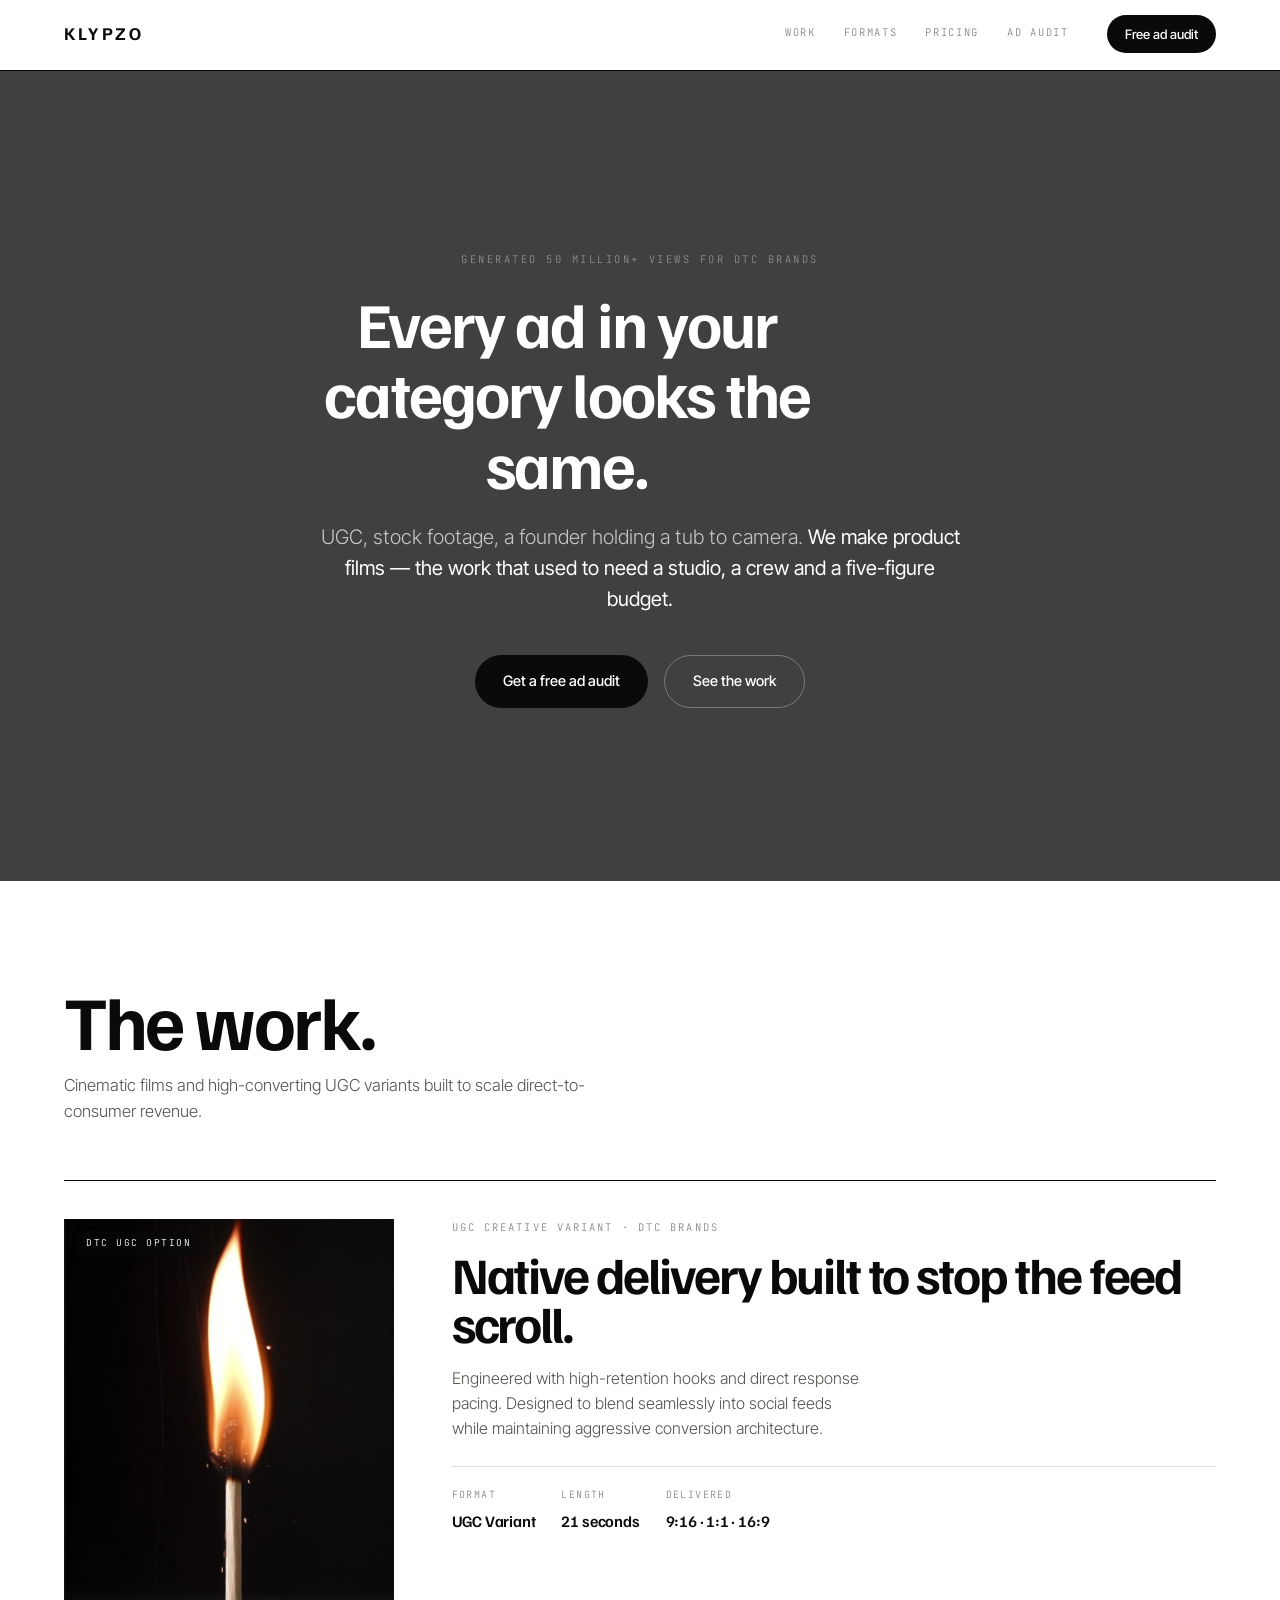
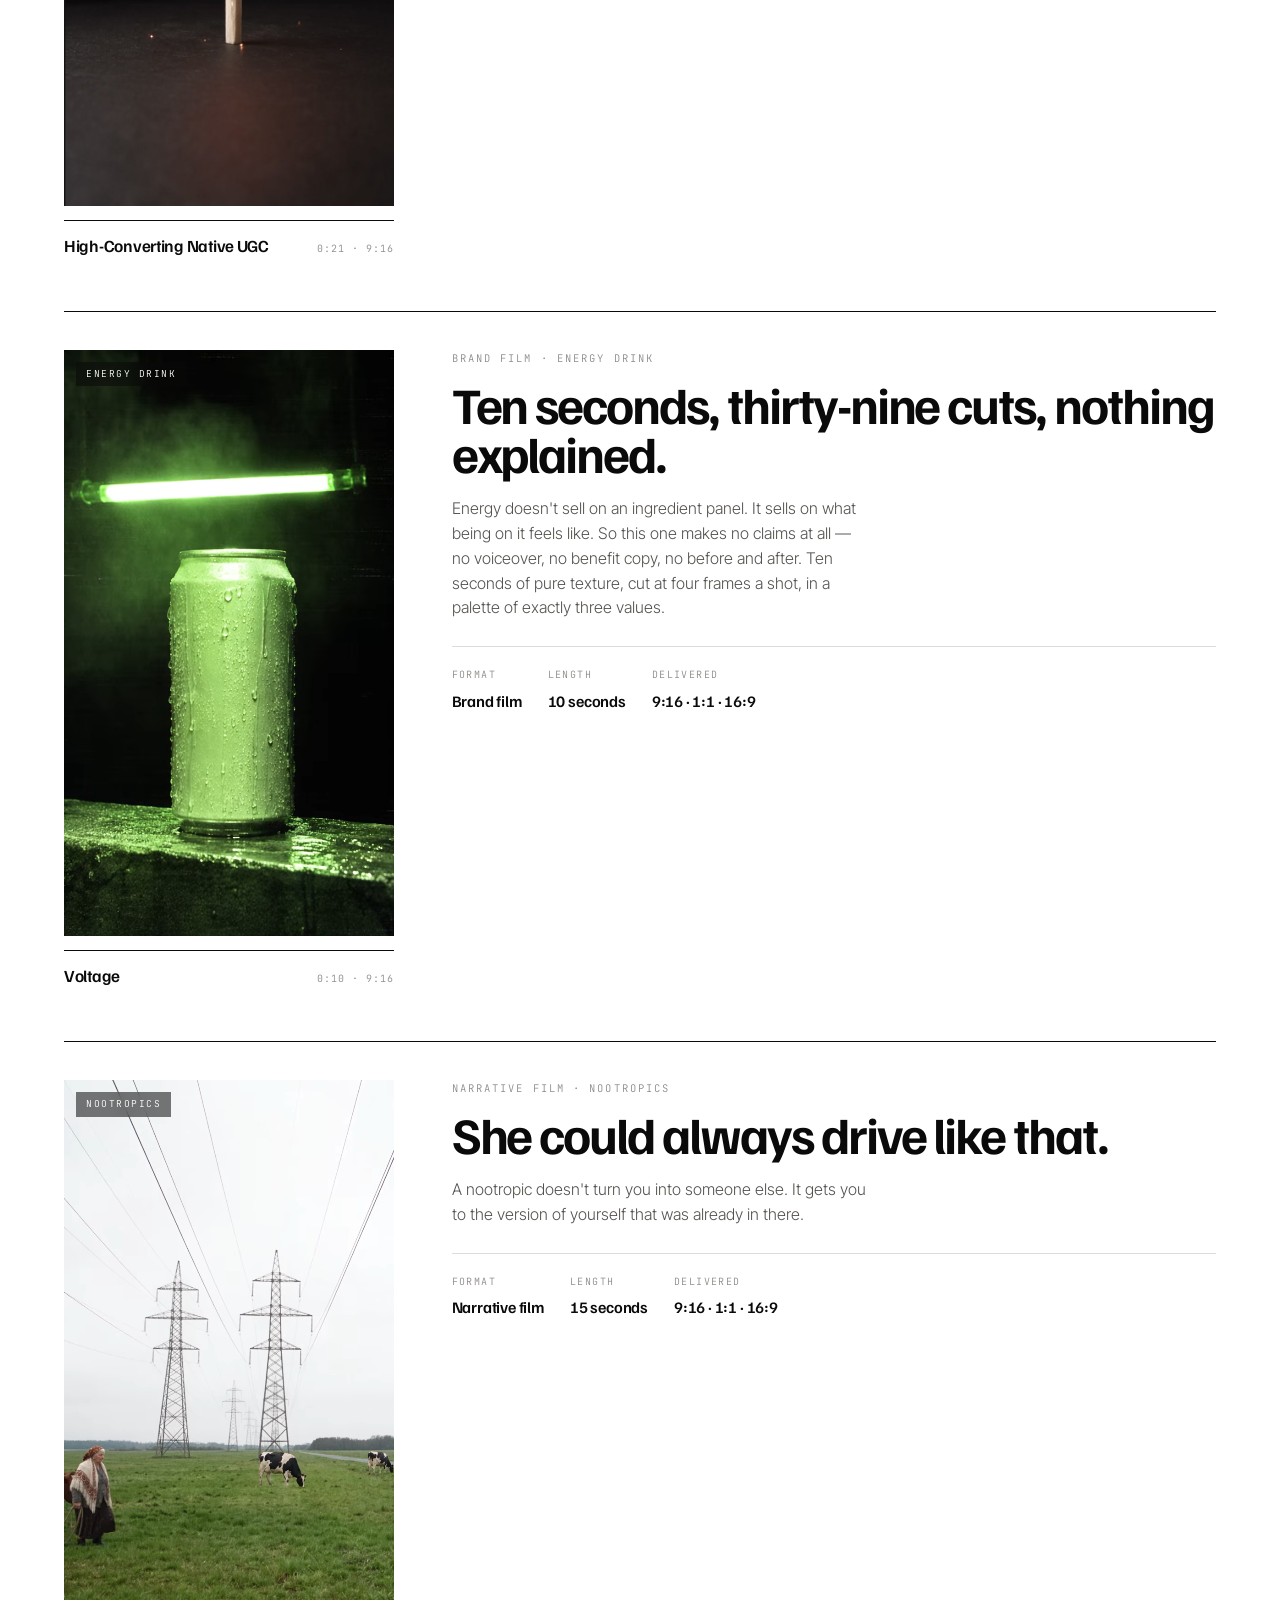
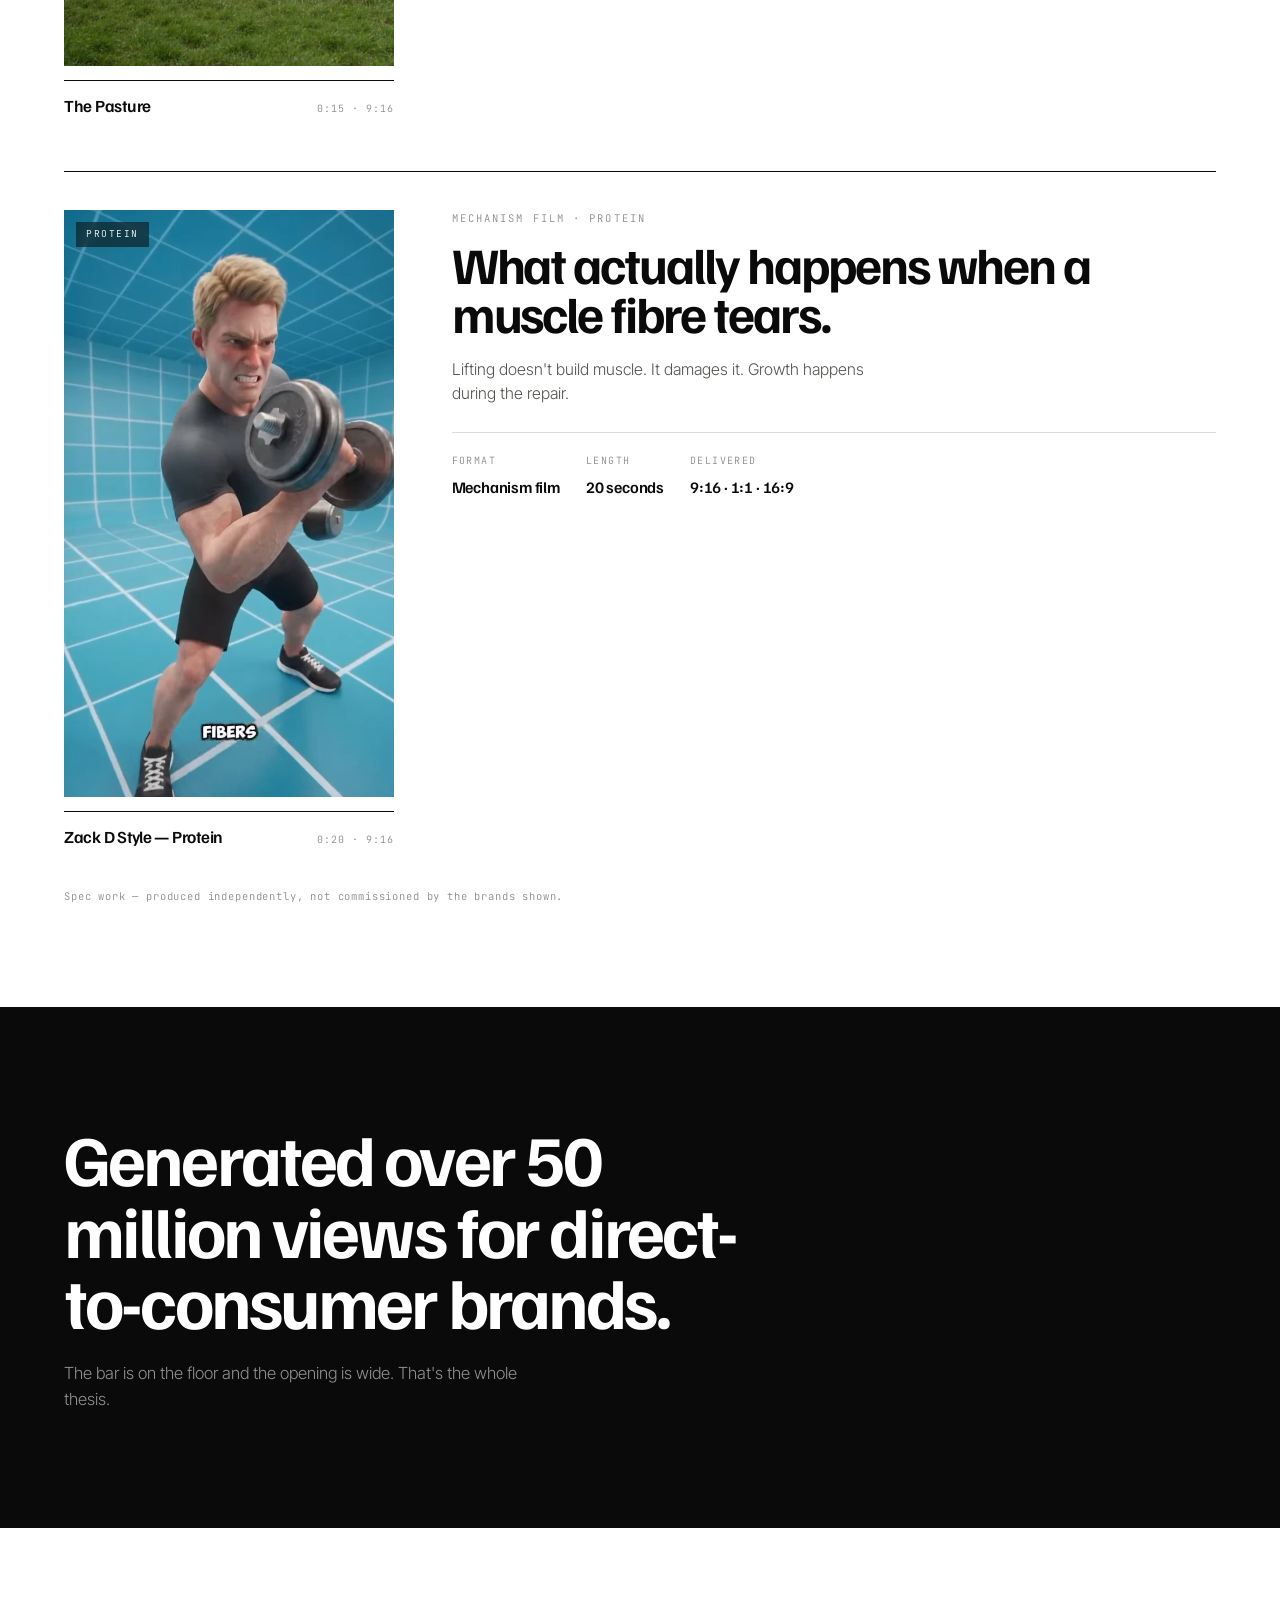
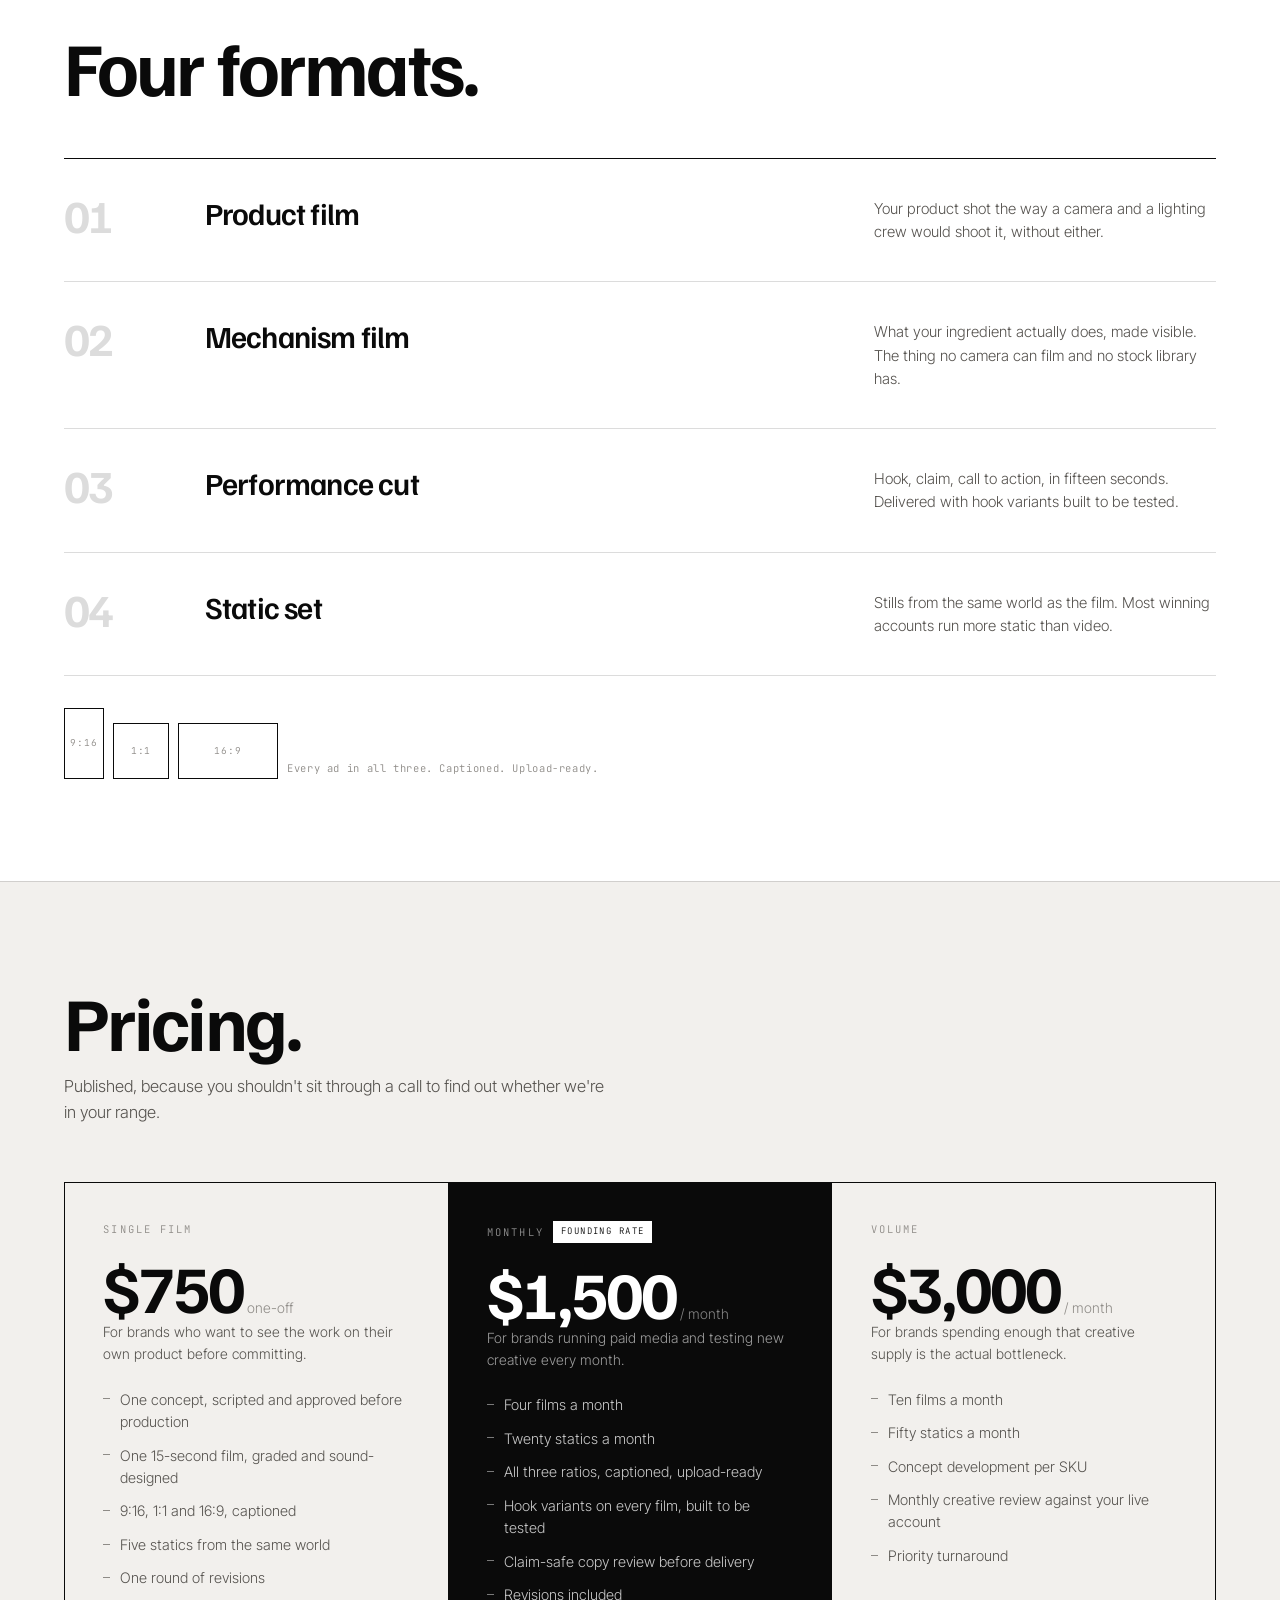
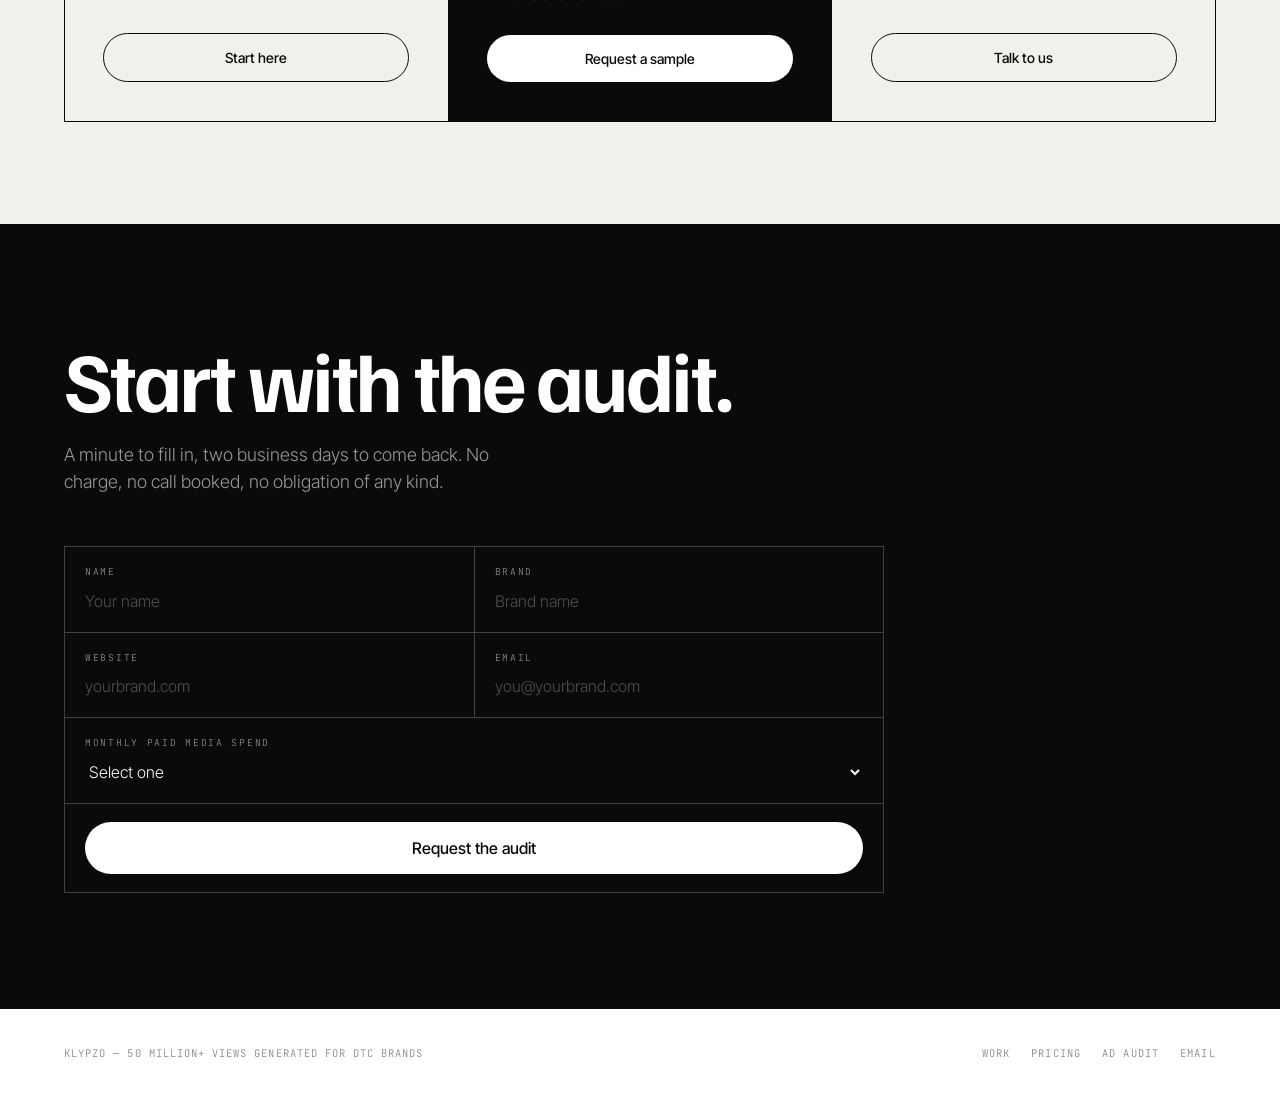
<file: index.html>
<!DOCTYPE html>
<html lang="en">
<head>
<meta charset="UTF-8">
<meta name="viewport" content="width=device-width, initial-scale=1.0">
<title>Klypzo — Cinematic ads for supplement brands</title>
<meta name="description" content="Klypzo makes cinematic product films for supplement brands, having generated over 50 million views for DTC brands.">
<link rel="preconnect" href="https://fonts.googleapis.com">
<link rel="preconnect" href="https://fonts.gstatic.com" crossorigin>
<link href="https://fonts.googleapis.com/css2?family=Familjen+Grotesk:wght@400;500;600;700&family=Inter+Tight:wght@300;400;500&family=JetBrains+Mono:wght@400;500&display=swap" rel="stylesheet">
<link rel="stylesheet" href="styles.css">
<style>
  /* form: honeypot + success state */
  .hp{position:absolute!important;left:-9999px!important;width:1px!important;height:1px!important;opacity:0!important;pointer-events:none}
  .form-ok{margin-top:clamp(32px,4vw,50px);border:1px solid rgba(255,255,255,.25);padding:clamp(26px,3.4vw,44px);max-width:820px}
  .form-ok h3{font-family:var(--display);font-weight:700;font-size:clamp(24px,3.2vw,40px);letter-spacing:-.035em;margin-bottom:12px}
  .form-ok p{color:rgba(255,255,255,.6);font-size:16px;max-width:44ch}
  .form.sending{opacity:.55;pointer-events:none}
  .form-err{margin-top:14px;font-family:var(--mono);font-size:11px;letter-spacing:.06em;color:#FF8A6B}
  .feature-work + .feature-work{margin-top:clamp(30px,4vw,56px)}

  /* Full-bleed Hero Background Video Styles */
  .hero-bg-wrapper {
    position: relative;
    min-height: 90vh;
    display: flex;
    align-items: center;
    justify-content: center;
    overflow: hidden;
    padding-top: 100px;
    padding-bottom: 100px;
  }
  .hero-bg-video {
    position: absolute;
    top: 50%;
    left: 50%;
    min-width: 100%;
    min-height: 100%;
    width: auto;
    height: auto;
    transform: translate(-50%, -50%);
    object-fit: cover;
    z-index: 0;
  }
  .hero-overlay {
    position: absolute;
    inset: 0;
    background: rgba(0, 0, 0, 0.75);
    z-index: 1;
  }
  .hero-content {
    position: relative;
    z-index: 2;
    text-align: center;
    max-width: 900px;
    margin: 0 auto;
    padding: 0 20px;
  }
</style>
</head>
<body>

<nav class="nav" style="position: relative; z-index: 10;">
  <div class="nav-inner">
    <a href="#top" class="mark">Klypzo</a>
    <div class="nav-links">
      <a href="#work">Work</a>
      <a href="#formats">Formats</a>
      <a href="#pricing">Pricing</a>
      <a href="#audit">Ad audit</a>
    </div>
    <a href="#request" class="nav-cta">Free ad audit</a>
  </div>
  <div class="scrub"><div class="scrub-fill" id="scrubFill"></div></div>
</nav>

<main id="top">

  <!-- HERO WITH BACKGROUND VIDEO -->
  <section class="hero-bg-wrapper">
    <video class="hero-bg-video" autoplay muted loop playsinline webkit-playsinline preload="auto">
      <source src="work/Video-43384.mp4" type="video/mp4">
      Your browser does not support video.
    </video>
    <div class="hero-overlay"></div>

    <div class="hero-content">
      <div class="eyebrow" style="display: inline-block; margin-bottom: 20px;">Generated 50 million+ views for DTC brands</div>
      <h1 style="font-family: var(--display); font-size: clamp(36px, 5vw, 64px); font-weight: 700; letter-spacing: -0.03em; line-height: 1.1; margin-bottom: 24px; color: #fff;">Every ad in your category looks the same.</h1>
      <p class="lede" style="font-size: clamp(16px, 2vw, 20px); color: rgba(255,255,255,0.7); max-width: 650px; margin: 0 auto 36px auto;">
        UGC, stock footage, a founder holding a tub to camera.
        <strong style="color: #fff;">We make product films — the work that used to need a studio, a crew and a five-figure budget.</strong>
      </p>
      <div class="actions" style="display: flex; justify-content: center; gap: 16px; flex-wrap: wrap;">
        <a href="#request" class="btn btn-primary">Get a free ad audit</a>
        <a href="#work" class="btn btn-ghost" style="color: #fff; border-color: rgba(255,255,255,0.3);">See the work</a>
      </div>
    </div>
  </section>

  <!-- WORK -->
  <section class="sec" id="work">
    <div class="wrap">
      <div class="sec-head rise">
        <h2 class="sec-title">The work.</h2>
        <p class="sec-sub">Cinematic films and high-converting UGC variants built to scale direct-to-consumer revenue.</p>
      </div>

      <!-- UGC / CREATIVE VARIANT PIECE -->
      <div class="feature-work rise">
        <article class="piece">
          <div class="piece-screen">
            <span class="piece-tag">DTC UGC Option</span>
            <video poster="img/f270.jpg" autoplay muted loop playsinline webkit-playsinline preload="auto">
              <source src="work/c8445ad0-72fe-42e9-8452-4c6681905f24.mp4" type="video/mp4">
            </video>
          </div>
          <div class="piece-meta"><h3>High-Converting Native UGC</h3><span>0:21 · 9:16</span></div>
        </article>

        <div class="fw-note">
          <div class="fw-kicker">UGC Creative Variant · DTC Brands</div>
          <h3>Native delivery built to stop the feed scroll.</h3>
          <p>
            Engineered with high-retention hooks and direct response pacing. Designed to blend seamlessly into social feeds while maintaining aggressive conversion architecture.
          </p>
          <div class="fw-specs">
            <div>Format<b>UGC Variant</b></div>
            <div>Length<b>21 seconds</b></div>
            <div>Delivered<b>9:16 · 1:1 · 16:9</b></div>
          </div>
        </div>
      </div>

      <div class="feature-work rise">
        <article class="piece">
          <div class="piece-screen">
            <span class="piece-tag">Energy drink</span>
            <video poster="img/volt.jpg" autoplay muted loop playsinline webkit-playsinline preload="auto">
              <source src="work/volt-y2k.webm" type="video/webm">
              <source src="work/volt-y2k.mp4" type="video/mp4">
            </video>
          </div>
          <div class="piece-meta"><h3>Voltage</h3><span>0:10 · 9:16</span></div>
        </article>

        <div class="fw-note">
          <div class="fw-kicker">Brand film · Energy drink</div>
          <h3>Ten seconds, thirty-nine cuts, nothing explained.</h3>
          <p>
            Energy doesn't sell on an ingredient panel. It sells on what being on it feels
            like. So this one makes no claims at all — no voiceover, no benefit copy, no
            before and after. Ten seconds of pure texture, cut at four frames a shot, in a
            palette of exactly three values.
          </p>
          <div class="fw-specs">
            <div>Format<b>Brand film</b></div>
            <div>Length<b>10 seconds</b></div>
            <div>Delivered<b>9:16 · 1:1 · 16:9</b></div>
          </div>
        </div>
      </div>

      <div class="feature-work rise">
        <article class="piece">
          <div class="piece-screen">
            <span class="piece-tag">Nootropics</span>
            <video poster="img/nootropic.jpg" autoplay muted loop playsinline webkit-playsinline preload="auto">
              <source src="work/nootropic-pasture.webm" type="video/webm">
              <source src="work/nootropic-pasture.mp4" type="video/mp4">
            </video>
          </div>
          <div class="piece-meta"><h3>The Pasture</h3><span>0:15 · 9:16</span></div>
        </article>

        <div class="fw-note">
          <div class="fw-kicker">Narrative film · Nootropics</div>
          <h3>She could always drive like that.</h3>
          <p>
            A nootropic doesn't turn you into someone else. It gets you to the version of
            yourself that was already in there.
          </p>
          <div class="fw-specs">
            <div>Format<b>Narrative film</b></div>
            <div>Length<b>15 seconds</b></div>
            <div>Delivered<b>9:16 · 1:1 · 16:9</b></div>
          </div>
        </div>
      </div>

      <div class="feature-work rise">
        <article class="piece">
          <div class="piece-screen">
            <span class="piece-tag">Protein</span>
            <video poster="img/protein.jpg" autoplay muted loop playsinline webkit-playsinline preload="auto">
              <source src="work/protein-rebuild.webm" type="video/webm">
              <source src="work/protein-rebuild.mp4" type="video/mp4">
            </video>
          </div>
          <div class="piece-meta"><h3>Zack D Style — Protein</h3><span>0:20 · 9:16</span></div>
        </article>

        <div class="fw-note">
          <div class="fw-kicker">Mechanism film · Protein</div>
          <h3>What actually happens when a muscle fibre tears.</h3>
          <p>
            Lifting doesn't build muscle. It damages it. Growth happens during the repair.
          </p>
          <div class="fw-specs">
            <div>Format<b>Mechanism film</b></div>
            <div>Length<b>20 seconds</b></div>
            <div>Delivered<b>9:16 · 1:1 · 16:9</b></div>
          </div>
        </div>
      </div>

      <p class="grid-note">Spec work — produced independently, not commissioned by the brands shown.</p>
    </div>
  </section>

  <!-- STATEMENT -->
  <section class="statement">
    <div class="wrap">
      <p class="rise">Generated over 50 million views for direct-to-consumer brands.</p>
      <p class="sub rise">The bar is on the floor and the opening is wide. That's the whole thesis.</p>
    </div>
  </section>

  <!-- FORMATS -->
  <section class="sec" id="formats">
    <div class="wrap">
      <div class="sec-head rise"><h2 class="sec-title">Four formats.</h2></div>
      <div class="rows rise">
        <div class="row">
          <div class="row-n">01</div>
          <h3>Product film</h3>
          <p>Your product shot the way a camera and a lighting crew would shoot it, without either.</p>
        </div>
        <div class="row">
          <div class="row-n">02</div>
          <h3>Mechanism film</h3>
          <p>What your ingredient actually does, made visible. The thing no camera can film and no stock library has.</p>
        </div>
        <div class="row">
          <div class="row-n">03</div>
          <h3>Performance cut</h3>
          <p>Hook, claim, call to action, in fifteen seconds. Delivered with hook variants built to be tested.</p>
        </div>
        <div class="row">
          <div class="row-n">04</div>
          <h3>Static set</h3>
          <p>Stills from the same world as the film. Most winning accounts run more static than video.</p>
        </div>
      </div>
      <div class="ratios rise">
        <div class="ratio r-9-16">9:16</div>
        <div class="ratio r-1-1">1:1</div>
        <div class="ratio r-16-9">16:9</div>
        <div class="ratio-note">Every ad in all three. Captioned. Upload-ready.</div>
      </div>
    </div>
  </section>

  <!-- PRICING -->
  <section class="sec alt" id="pricing">
    <div class="wrap">
      <div class="sec-head rise">
        <h2 class="sec-title">Pricing.</h2>
        <p class="sec-sub">Published, because you shouldn't sit through a call to find out whether we're in your range.</p>
      </div>

      <div class="tiers rise">
        <div class="tier">
          <div class="tier-name">Single film</div>
          <div class="tier-price">$750<small> one-off</small></div>
          <p class="tier-for">For brands who want to see the work on their own product before committing.</p>
          <ul>
            <li>One concept, scripted and approved before production</li>
            <li>One 15-second film, graded and sound-designed</li>
            <li>9:16, 1:1 and 16:9, captioned</li>
            <li>Five statics from the same world</li>
            <li>One round of revisions</li>
          </ul>
          <a href="#request" class="btn btn-ghost">Start here</a>
        </div>

        <div class="tier feature">
          <div class="tier-name">Monthly <span class="tier-flag">Founding rate</span></div>
          <div class="tier-price">$1,500<small> / month</small></div>
          <p class="tier-for">For brands running paid media and testing new creative every month.</p>
          <ul>
            <li>Four films a month</li>
            <li>Twenty statics a month</li>
            <li>All three ratios, captioned, upload-ready</li>
            <li>Hook variants on every film, built to be tested</li>
            <li>Claim-safe copy review before delivery</li>
            <li>Revisions included</li>
          </ul>
          <a href="#request" class="btn btn-inv">Request a sample</a>
        </div>

        <div class="tier">
          <div class="tier-name">Volume</div>
          <div class="tier-price">$3,000<small> / month</small></div>
          <p class="tier-for">For brands spending enough that creative supply is the actual bottleneck.</p>
          <ul>
            <li>Ten films a month</li>
            <li>Fifty statics a month</li>
            <li>Concept development per SKU</li>
            <li>Monthly creative review against your live account</li>
            <li>Priority turnaround</li>
          </ul>
          <a href="#request" class="btn btn-ghost">Talk to us</a>
        </div>
      </div>
    </div>
  </section>

  <!-- REQUEST -->
  <section class="cta-sec" id="request">
    <div class="wrap cta-inner">
      <h2 class="cta-title rise">Start with the audit.</h2>
      <p class="cta-body rise">
        A minute to fill in, two business days to come back. No charge, no call booked,
        no obligation of any kind.
      </p>

      <form class="form rise" id="auditForm" action="https://api.web3forms.com/submit" method="POST">
        <input type="hidden" name="access_key" value="60710349-ed02-4254-81a2-1d8ce651a0a8">
        <input type="hidden" name="subject" value="New ad audit request — klypzo.agency">
        <input type="hidden" name="from_name" value="Klypzo website">
        <input type="checkbox" name="botcheck" class="hp" tabindex="-1" autocomplete="off">
        <div class="field">
          <label for="f-name">Name</label>
          <input id="f-name" name="name" type="text" placeholder="Your name" required>
        </div>
        <div class="field">
          <label for="f-biz">Brand</label>
          <input id="f-biz" name="business" type="text" placeholder="Brand name" required>
        </div>
        <div class="field">
          <label for="f-site">Website</label>
          <input id="f-site" name="website" type="text" placeholder="yourbrand.com" required>
        </div>
        <div class="field">
          <label for="f-email">Email</label>
          <input id="f-email" name="email" type="email" placeholder="you@yourbrand.com" required>
        </div>
        <div class="field full">
          <label for="f-spend">Monthly paid media spend</label>
          <select id="f-spend" name="spend">
            <option value="">Select one</option>
            <option>Not running paid yet</option>
            <option>Under $5,000</option>
            <option>$5,000 – $20,000</option>
            <option>$20,000 – $100,000</option>
            <option>Over $100,000</option>
          </select>
        </div>
        <div class="form-submit">
          <button type="submit" id="auditBtn">Request the audit</button>
        </div>
      </form>
    </div>
  </section>

</main>

<footer class="foot">
  <div class="wrap foot-inner">
    <div class="foot-meta">KLYPZO — 50 MILLION+ VIEWS GENERATED FOR DTC BRANDS</div>
    <div class="foot-links">
      <a href="#work">Work</a>
      <a href="#pricing">Pricing</a>
      <a href="#audit">Ad audit</a>
      <a href="mailto:hello@klypzo.agency">Email</a>
    </div>
  </div>
</footer>

<script src="site.js"></script>
<script>
  // Robust Mobile Autoplay & Interaction Unblocker
  window.addEventListener('load', function() {
    const allVideos = document.querySelectorAll('video');
    allVideos.forEach(function(vid) {
      vid.muted = true;
      vid.setAttribute('playsinline', '');
      vid.setAttribute('webkit-playsinline', '');
      
      var playPromise = vid.play();
      if (playPromise !== undefined) {
        playPromise.catch(function() {
          // If browser blocks autoplay, unlock on first user touch/scroll/click anywhere on page
          var unblockPlayback = function() {
            allVideos.forEach(function(v) {
              v.muted = true;
              v.play().catch(function() {});
            });
            window.removeEventListener('touchstart', unblockPlayback);
            window.removeEventListener('scroll', unblockPlayback);
            window.removeEventListener('click', unblockPlayback);
          };
          window.addEventListener('touchstart', unblockPlayback, { once: true });
          window.addEventListener('scroll', unblockPlayback, { once: true });
          window.addEventListener('click', unblockPlayback, { once: true });
        });
      }
    });
  });
</script>
</body>
</html>
</file>
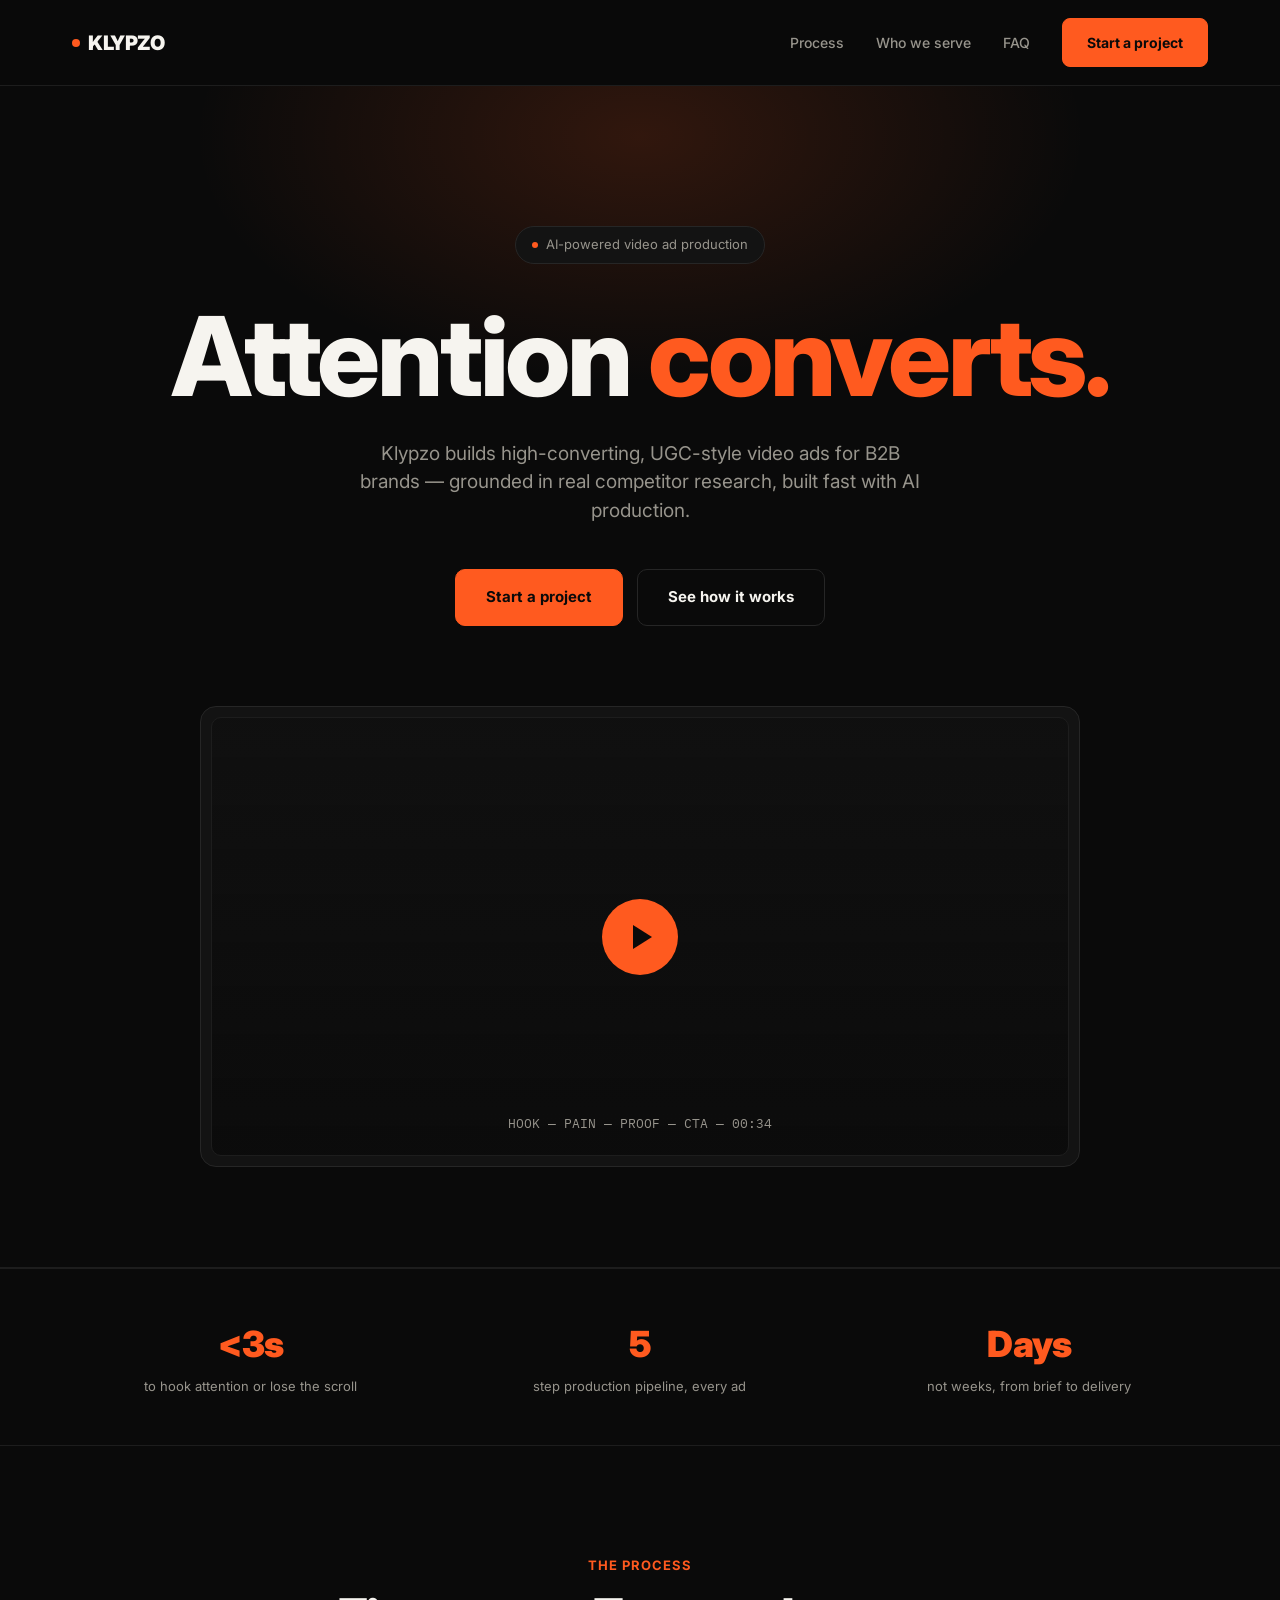
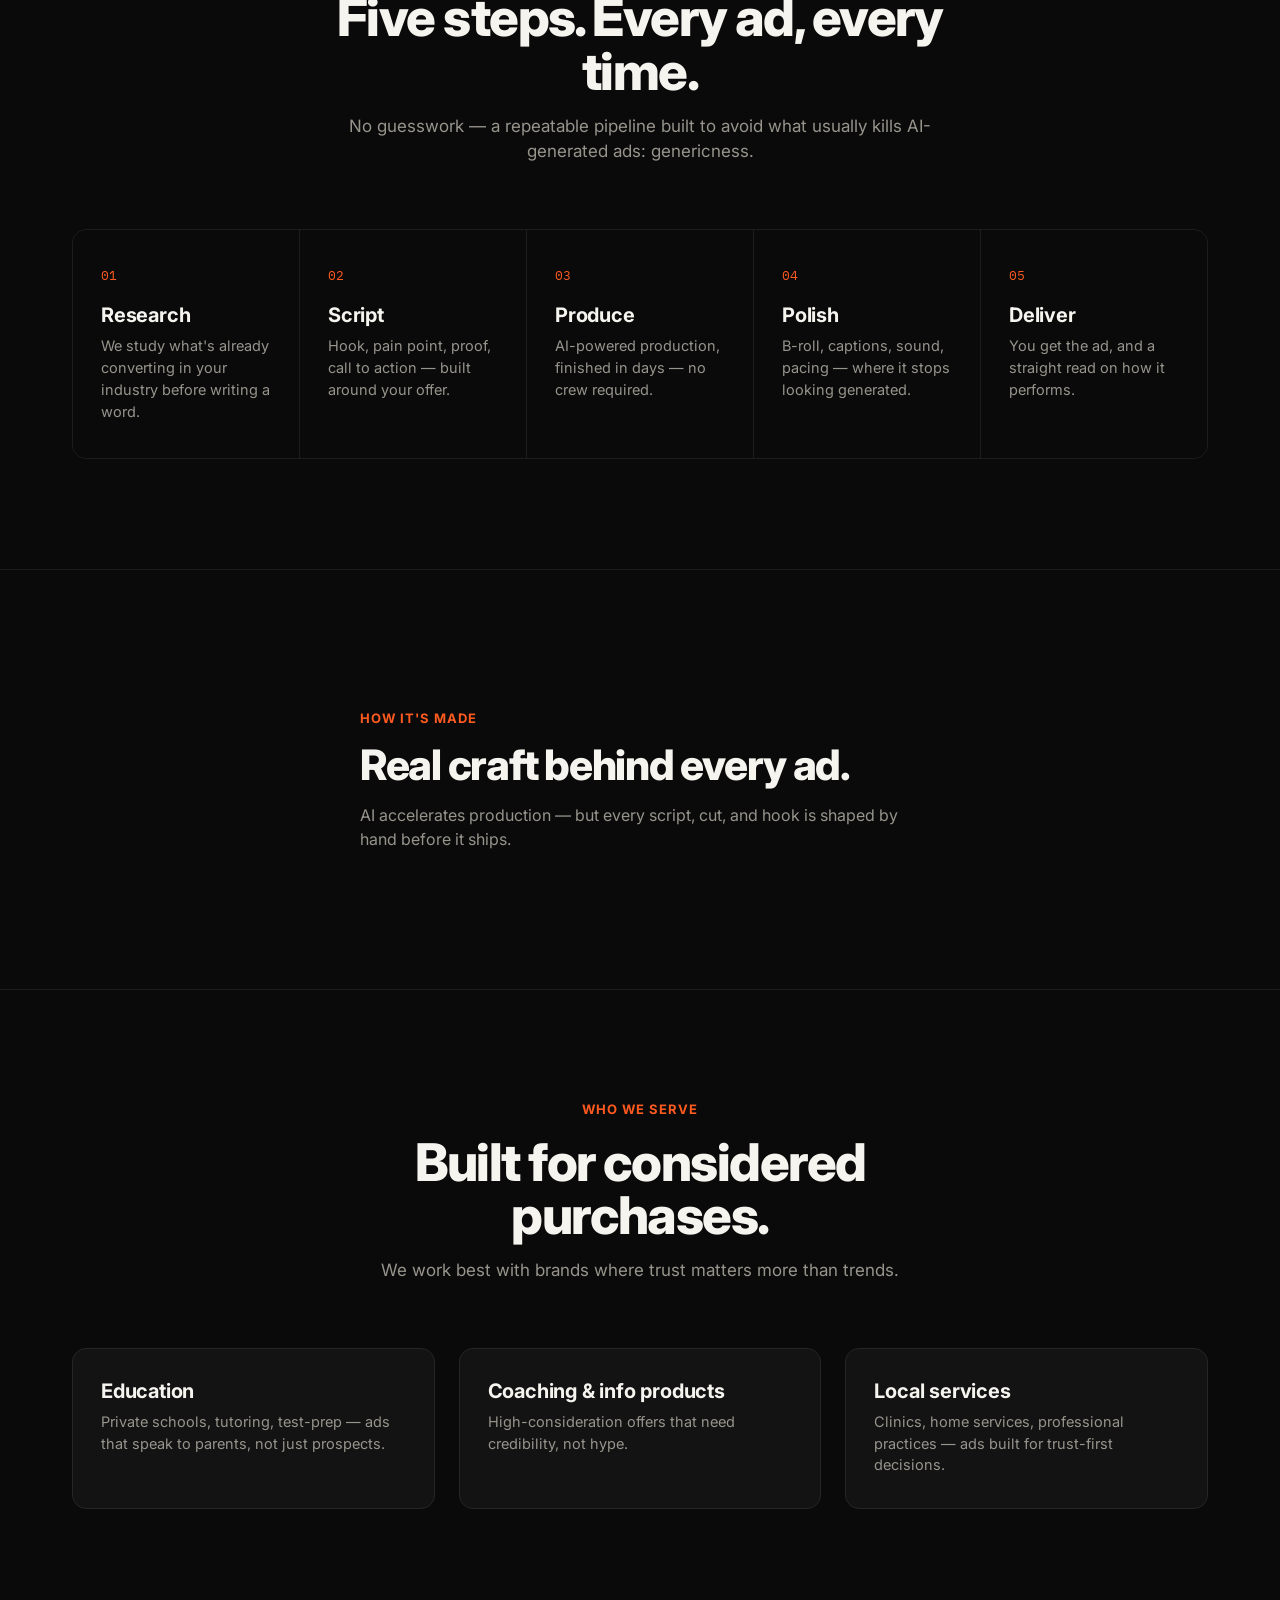
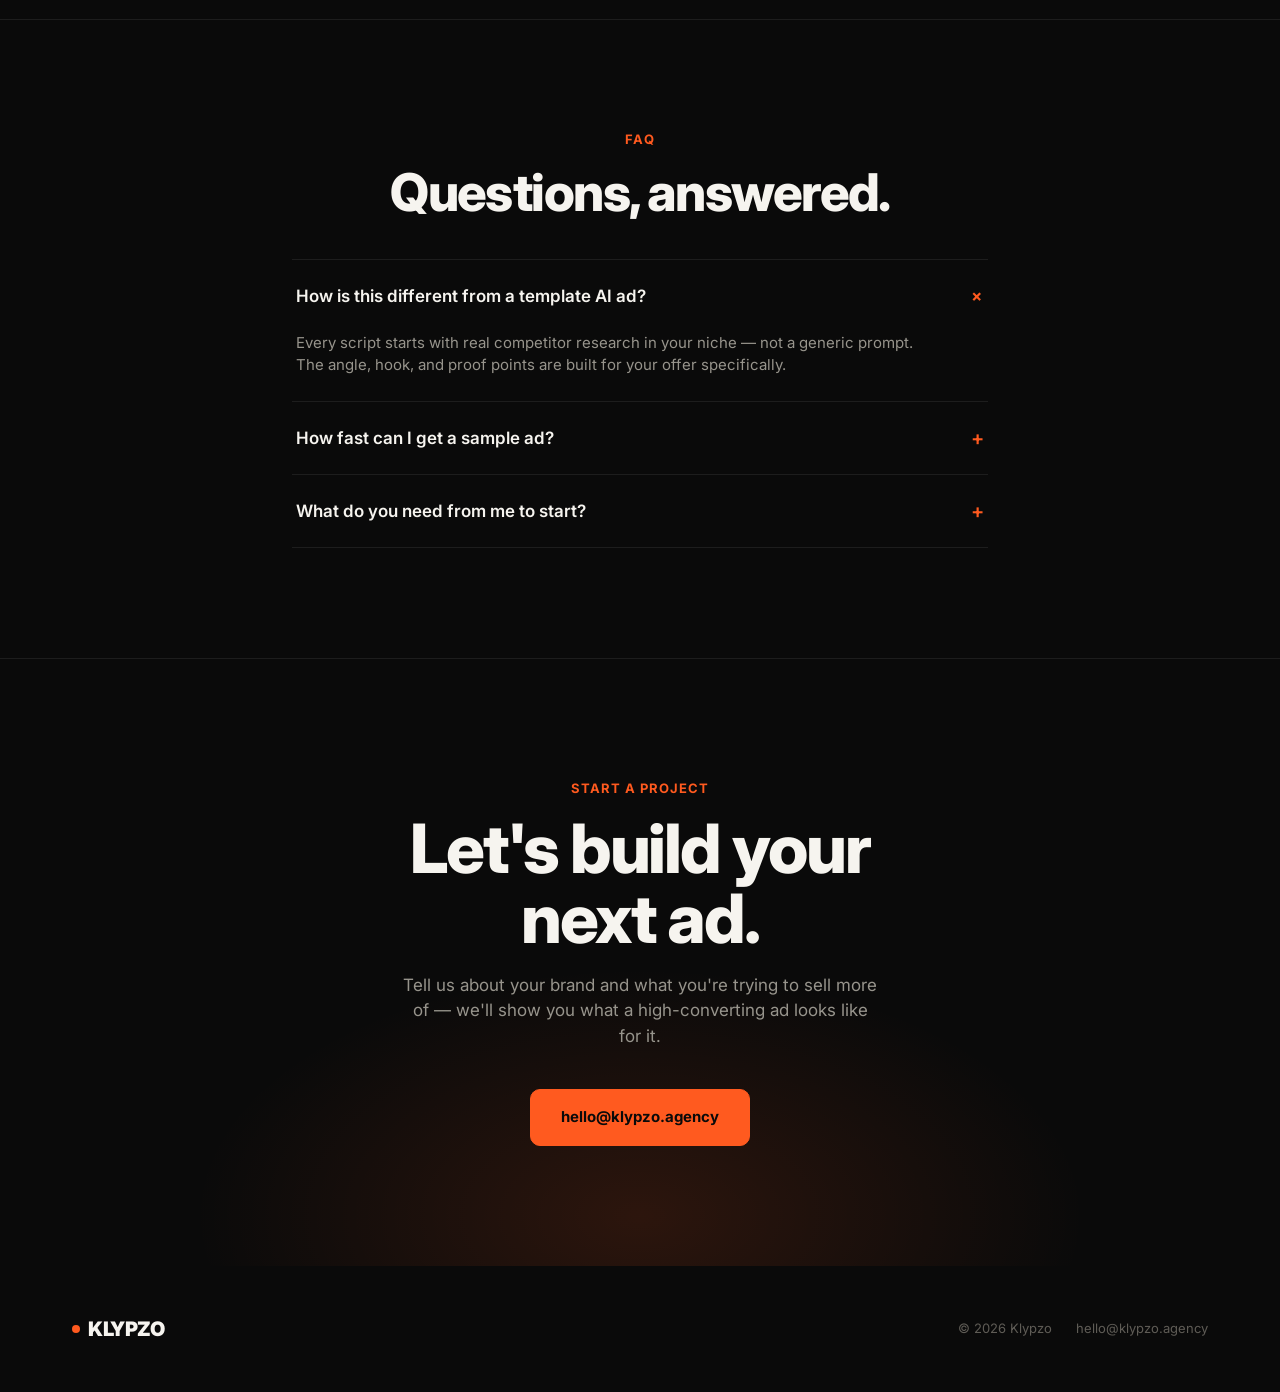
<file: index_1.html>
<!DOCTYPE html>
<html lang="en">
<head>
<meta charset="UTF-8">
<meta name="viewport" content="width=device-width, initial-scale=1.0">
<title>Klypzo — Attention Converts</title>
<meta name="description" content="Klypzo builds high-converting, AI-powered video ads for B2B brands. Attention converts.">
<link rel="preconnect" href="https://fonts.googleapis.com">
<link rel="preconnect" href="https://fonts.gstatic.com" crossorigin>
<link href="https://fonts.googleapis.com/css2?family=Inter:wght@400;500;600;700;800;900&family=IBM+Plex+Mono:wght@400;500&display=swap" rel="stylesheet">
<style>
  :root{
    --bg: #0A0A0A;
    --surface: #131313;
    --surface-2: #1B1B1B;
    --border: #262626;
    --border-soft: #1D1D1D;
    --text: #F6F4EF;
    --text-dim: #97948C;
    --text-dimmer: #5F5C56;
    --orange: #FF5A1F;
    --orange-dim: #C64614;
  }

  *{ box-sizing:border-box; margin:0; padding:0; }
  html{ scroll-behavior:smooth; }
  @media (prefers-reduced-motion: reduce){
    html{ scroll-behavior:auto; }
    *{ animation-duration:0.01ms !important; animation-iteration-count:1 !important; transition-duration:0.01ms !important; }
  }

  body{
    background: var(--bg);
    color: var(--text);
    font-family:'Inter', sans-serif;
    line-height:1.5;
    -webkit-font-smoothing: antialiased;
  }

  .mono{ font-family:'IBM Plex Mono', monospace; }
  a{ color:inherit; }
  img{ max-width:100%; display:block; }
  :focus-visible{ outline:2px solid var(--orange); outline-offset:3px; }

  .wrap{ max-width: 1200px; margin:0 auto; padding: 0 32px; }

  h1,h2,h3{ font-family:'Inter', sans-serif; font-weight:800; letter-spacing:-0.03em; line-height:1.02; }

  /* ---------- Nav ---------- */
  .nav-bar{ position:sticky; top:0; z-index:50; background: rgba(10,10,10,0.85); backdrop-filter: blur(10px); border-bottom: 1px solid var(--border-soft); }
  .nav-inner{ display:flex; align-items:center; justify-content:space-between; padding:18px 32px; max-width:1200px; margin:0 auto; }
  .logo{ font-weight:900; font-size:20px; letter-spacing:-0.02em; text-decoration:none; display:flex; align-items:center; gap:8px; }
  .logo .dot{ width:8px; height:8px; border-radius:50%; background: var(--orange); }
  .nav-links{ display:flex; gap:32px; }
  .nav-links a{ text-decoration:none; font-size:14px; color: var(--text-dim); font-weight:500; transition: color .15s ease; }
  .nav-links a:hover{ color: var(--text); }
  @media (max-width:780px){ .nav-links{ display:none; } }

  .btn{ display:inline-flex; align-items:center; gap:8px; padding:13px 24px; font-size:14px; font-weight:700; text-decoration:none; border-radius:8px; border:1px solid var(--orange); background: var(--orange); color:#0A0A0A; transition: all .15s ease; cursor:pointer; }
  .btn:hover{ background: var(--orange-dim); border-color: var(--orange-dim); }
  .btn-ghost{ background:transparent; color:var(--text); border:1px solid var(--border); }
  .btn-ghost:hover{ border-color: var(--text-dim); background: var(--surface); }
  .btn-lg{ padding:16px 30px; font-size:15px; border-radius:10px; }

  /* ---------- Hero ---------- */
  .hero{ padding:140px 0 100px; text-align:center; position:relative; overflow:hidden; }
  .hero::before{
    content:"";
    position:absolute; top:-200px; left:50%; transform:translateX(-50%);
    width:900px; height:500px;
    background: radial-gradient(ellipse at center, rgba(255,90,31,0.16), transparent 70%);
    pointer-events:none;
  }
  .hero-inner{ position:relative; z-index:1; }
  .badge{
    display:inline-flex; align-items:center; gap:8px;
    padding:8px 16px; border:1px solid var(--border); border-radius:100px;
    font-size:13px; color: var(--text-dim); margin-bottom:36px;
    background: var(--surface);
  }
  .badge .dot{ width:6px; height:6px; border-radius:50%; background: var(--orange); animation:pulse 1.8s ease-in-out infinite; }
  @keyframes pulse{ 0%,100%{opacity:1;} 50%{opacity:0.3;} }

  .hero h1{
    font-size: clamp(48px, 8.6vw, 118px);
    max-width: 1000px; margin: 0 auto 28px;
  }
  .hero h1 .accent{ color: var(--orange); }
  .hero-sub{ font-size:19px; color:var(--text-dim); max-width:560px; margin:0 auto 44px; }
  .hero-actions{ display:flex; gap:14px; justify-content:center; flex-wrap:wrap; margin-bottom:80px; }

  /* mock ad frame in hero */
  .hero-visual{
    max-width: 880px; margin: 0 auto;
    border: 1px solid var(--border);
    border-radius: 16px;
    background: var(--surface);
    padding: 10px;
  }
  .hero-visual-inner{
    aspect-ratio: 16/8.2;
    border-radius: 10px;
    background:
      linear-gradient(180deg, rgba(10,10,10,0.35), rgba(10,10,10,0.85)),
      url('https://images.unsplash.com/photo-1553166272-e69910ab5ae1?q=80&w=1600&auto=format&fit=crop') center/cover no-repeat;
    display:flex; align-items:center; justify-content:center;
    position:relative;
    border: 1px solid var(--border-soft);
  }
  .play-circle{
    width:76px; height:76px; border-radius:50%;
    background: var(--orange);
    display:flex; align-items:center; justify-content:center;
  }
  .play-circle::after{ content:""; border-style:solid; border-width:12px 0 12px 19px; border-color:transparent transparent transparent #0A0A0A; margin-left:4px; }
  .hero-visual-inner .cap{
    position:absolute; bottom:22px; left:50%; transform:translateX(-50%);
    font-size:13px; color: var(--text-dim);
    display:flex; gap:8px; align-items:center;
  }

  /* ---------- Stat strip ---------- */
  .stat-strip{ border-top:1px solid var(--border-soft); border-bottom:1px solid var(--border-soft); padding: 48px 0; }
  .stat-grid{ display:grid; grid-template-columns:repeat(auto-fit, minmax(200px,1fr)); gap:32px; text-align:center; }
  .stat-grid .num{ font-size:36px; font-weight:900; color:var(--orange); letter-spacing:-0.02em; }
  .stat-grid .lab{ font-size:13px; color:var(--text-dim); margin-top:6px; }

  /* ---------- Section shared ---------- */
  section{ padding:110px 0; border-bottom:1px solid var(--border-soft); }
  .section-head{ text-align:center; max-width:640px; margin:0 auto 64px; }
  .eyebrow{ font-size:13px; font-weight:700; color:var(--orange); text-transform:uppercase; letter-spacing:0.08em; margin-bottom:16px; display:block; }
  .section-head h2{ font-size:clamp(32px,4.6vw,52px); margin-bottom:16px; }
  .section-head p{ color:var(--text-dim); font-size:17px; }

  /* ---------- Process ---------- */
  .process-grid{ display:grid; grid-template-columns:repeat(auto-fit, minmax(220px,1fr)); gap:1px; background:var(--border-soft); border:1px solid var(--border-soft); border-radius:14px; overflow:hidden; }
  .process-cell{ background:var(--bg); padding:36px 28px; }
  .process-cell .idx{ font-family:'IBM Plex Mono', monospace; color:var(--orange); font-size:13px; margin-bottom:20px; display:block; }
  .process-cell h3{ font-size:20px; font-weight:700; margin-bottom:10px; letter-spacing:-0.01em; }
  .process-cell p{ color:var(--text-dim); font-size:14.5px; }

  /* ---------- Image band ---------- */
  .image-band{
    position:relative;
    height: 420px;
    border-bottom: 1px solid var(--border-soft);
    background:
      linear-gradient(180deg, rgba(10,10,10,0.55), rgba(10,10,10,0.55)),
      url('https://images.unsplash.com/photo-1632187989763-c9c620420b4d?q=80&w=2000&auto=format&fit=crop') center 30%/cover no-repeat;
    display:flex; align-items:center;
    padding: 0;
  }
  .image-band-inner{ max-width:560px; }
  .image-band h2{ font-size:clamp(28px,4vw,42px); margin-bottom:16px; }
  .image-band p{ color: var(--text-dim); font-size:16px; }
  @media (max-width:640px){ .image-band{ height:340px; } }

  /* ---------- Niches ---------- */
  .niche-grid{ display:grid; grid-template-columns:repeat(auto-fit, minmax(260px,1fr)); gap:24px; }
  .niche-card{ padding:32px 28px; border:1px solid var(--border); border-radius:14px; background:var(--surface); }
  .niche-card h3{ font-size:20px; font-weight:700; margin-bottom:10px; letter-spacing:-0.01em; }
  .niche-card p{ color:var(--text-dim); font-size:14.5px; }

  /* ---------- FAQ ---------- */
  .faq-item{ border-top:1px solid var(--border-soft); }
  .faq-item:last-child{ border-bottom:1px solid var(--border-soft); }
  .faq-q{
    width:100%; text-align:left; background:none; border:none; color:var(--text);
    padding:24px 4px; font-size:17px; font-weight:600; cursor:pointer;
    display:flex; justify-content:space-between; align-items:center; gap:20px;
    font-family:'Inter', sans-serif;
  }
  .faq-q .plus{ font-size:20px; color:var(--orange); transition: transform .2s ease; flex-shrink:0; }
  .faq-item.open .plus{ transform: rotate(45deg); }
  .faq-a{ max-height:0; overflow:hidden; transition: max-height .25s ease; }
  .faq-item.open .faq-a{ max-height:200px; }
  .faq-a p{ color:var(--text-dim); font-size:15px; padding: 0 4px 24px; max-width:640px; }

  /* ---------- Final CTA ---------- */
  .cta-band{ text-align:center; border-bottom:none; padding: 120px 0; position:relative; overflow:hidden; }
  .cta-band::before{
    content:""; position:absolute; bottom:-200px; left:50%; transform:translateX(-50%);
    width:900px; height:500px;
    background: radial-gradient(ellipse at center, rgba(255,90,31,0.14), transparent 70%);
    pointer-events:none;
  }
  .cta-band-inner{ position:relative; z-index:1; }
  .cta-band h2{ font-size:clamp(36px,6vw,68px); margin-bottom:20px; }
  .cta-band p{ color:var(--text-dim); font-size:17px; max-width:480px; margin:0 auto 40px; }

  footer{ padding:48px 0; }
  .foot-inner{ display:flex; align-items:center; justify-content:space-between; flex-wrap:wrap; gap:20px; }
  .foot-meta{ display:flex; gap:24px; flex-wrap:wrap; font-size:13px; color:var(--text-dimmer); }
  footer a{ text-decoration:none; }
  .foot-meta a{ color:var(--text-dimmer); }
  .foot-meta a:hover{ color: var(--orange); }

  ::selection{ background: var(--orange); color:#0A0A0A; }
</style>
</head>
<body>

<div class="nav-bar">
  <div class="nav-inner">
    <a href="#" class="logo"><span class="dot"></span>KLYPZO</a>
    <nav style="display:flex; align-items:center; gap:32px;">
      <div class="nav-links">
        <a href="#process">Process</a>
        <a href="#niches">Who we serve</a>
        <a href="#faq">FAQ</a>
      </div>
      <a href="#contact" class="btn">Start a project</a>
    </nav>
  </div>
</div>

<section class="hero">
  <div class="wrap hero-inner">
    <div class="badge"><span class="dot"></span>AI-powered video ad production</div>
    <h1>Attention <span class="accent">converts.</span></h1>
    <p class="hero-sub">Klypzo builds high-converting, UGC-style video ads for B2B brands — grounded in real competitor research, built fast with AI production.</p>
    <div class="hero-actions">
      <a href="#contact" class="btn btn-lg">Start a project</a>
      <a href="#process" class="btn btn-ghost btn-lg">See how it works</a>
    </div>
    <div class="hero-visual">
      <div class="hero-visual-inner">
        <div class="play-circle"></div>
        <div class="cap mono">HOOK — PAIN — PROOF — CTA — 00:34</div>
      </div>
    </div>
  </div>
</section>

<div class="stat-strip">
  <div class="wrap stat-grid">
    <div><div class="num">&lt;3s</div><div class="lab">to hook attention or lose the scroll</div></div>
    <div><div class="num">5</div><div class="lab">step production pipeline, every ad</div></div>
    <div><div class="num">Days</div><div class="lab">not weeks, from brief to delivery</div></div>
  </div>
</div>

<section id="process">
  <div class="wrap">
    <div class="section-head">
      <span class="eyebrow">The Process</span>
      <h2>Five steps. Every ad, every time.</h2>
      <p>No guesswork — a repeatable pipeline built to avoid what usually kills AI-generated ads: genericness.</p>
    </div>
    <div class="process-grid">
      <div class="process-cell"><span class="idx mono">01</span><h3>Research</h3><p>We study what's already converting in your industry before writing a word.</p></div>
      <div class="process-cell"><span class="idx mono">02</span><h3>Script</h3><p>Hook, pain point, proof, call to action — built around your offer.</p></div>
      <div class="process-cell"><span class="idx mono">03</span><h3>Produce</h3><p>AI-powered production, finished in days — no crew required.</p></div>
      <div class="process-cell"><span class="idx mono">04</span><h3>Polish</h3><p>B-roll, captions, sound, pacing — where it stops looking generated.</p></div>
      <div class="process-cell"><span class="idx mono">05</span><h3>Deliver</h3><p>You get the ad, and a straight read on how it performs.</p></div>
    </div>
  </div>
</section>

<div class="image-band">
  <div class="wrap">
    <div class="image-band-inner">
      <span class="eyebrow">How It's Made</span>
      <h2>Real craft behind every ad.</h2>
      <p>AI accelerates production — but every script, cut, and hook is shaped by hand before it ships.</p>
    </div>
  </div>
</div>

<section id="niches">
  <div class="wrap">
    <div class="section-head">
      <span class="eyebrow">Who We Serve</span>
      <h2>Built for considered purchases.</h2>
      <p>We work best with brands where trust matters more than trends.</p>
    </div>
    <div class="niche-grid">
      <div class="niche-card"><h3>Education</h3><p>Private schools, tutoring, test-prep — ads that speak to parents, not just prospects.</p></div>
      <div class="niche-card"><h3>Coaching &amp; info products</h3><p>High-consideration offers that need credibility, not hype.</p></div>
      <div class="niche-card"><h3>Local services</h3><p>Clinics, home services, professional practices — ads built for trust-first decisions.</p></div>
    </div>
  </div>
</section>

<section id="faq">
  <div class="wrap" style="max-width:760px;">
    <div class="section-head" style="margin-bottom:40px;">
      <span class="eyebrow">FAQ</span>
      <h2>Questions, answered.</h2>
    </div>
    <div class="faq-list">
      <div class="faq-item open">
        <button class="faq-q">How is this different from a template AI ad?<span class="plus">+</span></button>
        <div class="faq-a"><p>Every script starts with real competitor research in your niche — not a generic prompt. The angle, hook, and proof points are built for your offer specifically.</p></div>
      </div>
      <div class="faq-item">
        <button class="faq-q">How fast can I get a sample ad?<span class="plus">+</span></button>
        <div class="faq-a"><p>Typically days, not weeks — since production doesn't depend on booking a crew or a shoot day.</p></div>
      </div>
      <div class="faq-item">
        <button class="faq-q">What do you need from me to start?<span class="plus">+</span></button>
        <div class="faq-a"><p>A short brief on your audience and offer, plus any existing brand assets or photography — the more real material you can share, the more custom the result.</p></div>
      </div>
    </div>
  </div>
</section>

<section class="cta-band" id="contact">
  <div class="wrap cta-band-inner">
    <span class="eyebrow">Start A Project</span>
    <h2>Let's build your<br>next ad.</h2>
    <p>Tell us about your brand and what you're trying to sell more of — we'll show you what a high-converting ad looks like for it.</p>
    <a href="mailto:hello@klypzo.agency" class="btn btn-lg">hello@klypzo.agency</a>
  </div>
</section>

<footer>
  <div class="wrap foot-inner">
    <a href="#" class="logo"><span class="dot"></span>KLYPZO</a>
    <div class="foot-meta">
      <span>© <span id="year"></span> Klypzo</span>
      <a href="mailto:hello@klypzo.agency">hello@klypzo.agency</a>
    </div>
  </div>
</footer>

<script>
  document.getElementById('year').textContent = new Date().getFullYear();
  document.querySelectorAll('.faq-q').forEach(function(btn){
    btn.addEventListener('click', function(){
      var item = btn.closest('.faq-item');
      var wasOpen = item.classList.contains('open');
      document.querySelectorAll('.faq-item').forEach(function(i){ i.classList.remove('open'); });
      if(!wasOpen){ item.classList.add('open'); }
    });
  });
</script>

</body>
</html>
</file>
<file: styles.css>
:root{
  --paper:   #FFFFFF;
  --paper-2: #F2F0ED;
  --ink:     #0A0A0A;
  --ink-2:   #55524E;
  --ink-3:   #8E8B87;
  --line:    rgba(10,10,10,.14);
  --rule:    #0A0A0A;

  --display: 'Familjen Grotesk','Helvetica Neue',sans-serif;
  --body:    'Inter Tight',-apple-system,sans-serif;
  --mono:    'JetBrains Mono',ui-monospace,monospace;

  --gutter: clamp(20px,5vw,72px);
  --maxw: 1440px;
}

*{box-sizing:border-box;margin:0;padding:0}
html{scroll-behavior:smooth;-webkit-text-size-adjust:100%}
body{
  background:var(--paper);color:var(--ink);
  font-family:var(--body);font-weight:300;line-height:1.55;
  overflow-x:hidden;-webkit-font-smoothing:antialiased;
}
img,video{display:block;max-width:100%}
a{color:inherit;text-decoration:none}
:focus-visible{outline:2px solid var(--ink);outline-offset:3px}
.wrap{max-width:var(--maxw);margin:0 auto;padding-inline:var(--gutter)}

/* ─────────── NAV ─────────── */
.nav{position:fixed;top:0;left:0;right:0;z-index:100;background:rgba(255,255,255,.92);backdrop-filter:blur(14px);border-bottom:1px solid var(--rule)}
.nav-inner{max-width:var(--maxw);margin:0 auto;padding:15px var(--gutter);display:flex;align-items:center;gap:clamp(16px,3vw,40px)}
.mark{font-family:var(--display);font-weight:700;font-size:18px;letter-spacing:.18em;text-transform:uppercase;margin-right:auto}
.nav-links{display:flex;align-items:center;gap:clamp(14px,2.2vw,28px)}
.nav-links a{font-family:var(--mono);font-size:10.5px;letter-spacing:.16em;text-transform:uppercase;color:var(--ink-3);transition:color .2s;padding-bottom:3px;border-bottom:1px solid transparent}
.nav-links a:hover{color:var(--ink)}
.nav-links a[aria-current="page"]{color:var(--ink);border-bottom-color:var(--ink)}
.nav-cta{font-family:var(--body);font-weight:500;font-size:13px;padding:9px 18px;background:var(--ink);color:#fff;border-radius:100px;white-space:nowrap;transition:opacity .2s}
.nav-cta:hover{opacity:.82}
.scrub{height:2px;background:transparent;position:relative}
.scrub-fill{position:absolute;left:0;top:0;bottom:0;width:0%;background:var(--ink)}

/* ─────────── HERO (split, image bleeds to edge) ─────────── */
.hero{display:grid;grid-template-columns:1fr minmax(300px,36vw);min-height:92vh;border-bottom:1px solid var(--rule)}
.hero-copy{display:flex;flex-direction:column;justify-content:center;padding:130px var(--gutter) 70px;max-width:calc(var(--maxw)*.64);margin-left:auto;width:100%}
.hero-visual{background:#000;position:relative;overflow:hidden}
.hero-visual img,.hero-visual video{width:100%;height:100%;object-fit:cover}

.eyebrow{font-family:var(--mono);font-size:10.5px;letter-spacing:.24em;text-transform:uppercase;color:var(--ink-3);margin-bottom:clamp(18px,2.4vw,30px)}
h1{font-family:var(--display);font-weight:700;font-size:clamp(44px,8.6vw,124px);line-height:.88;letter-spacing:-.045em;max-width:14ch}
h1 em{font-style:normal;color:var(--ink-3)}
.lede{margin-top:clamp(20px,2.6vw,32px);max-width:46ch;font-size:clamp(16px,1.35vw,19px);color:var(--ink-2)}
.lede strong{color:var(--ink);font-weight:400}

.actions{display:flex;flex-wrap:wrap;gap:10px;margin-top:clamp(26px,3.2vw,40px)}
.btn{display:inline-flex;align-items:center;font-family:var(--body);font-weight:500;font-size:14.5px;padding:14px 28px;border-radius:100px;transition:transform .2s,opacity .2s,background .2s,color .2s,border-color .2s}
.btn-primary{background:var(--ink);color:#fff}
.btn-primary:hover{transform:translateY(-2px)}
.btn-ghost{border:1px solid var(--ink);color:var(--ink)}
.btn-ghost:hover{background:var(--ink);color:#fff;transform:translateY(-2px)}
.btn-inv{background:#fff;color:var(--ink)}
.btn-inv:hover{transform:translateY(-2px)}
.btn-inv-ghost{border:1px solid rgba(255,255,255,.4);color:#fff}
.btn-inv-ghost:hover{border-color:#fff;background:#fff;color:var(--ink)}

/* page header for inner pages */
.page-head{padding:clamp(130px,15vw,190px) 0 clamp(44px,5vw,72px);border-bottom:1px solid var(--rule)}
.page-head h1{font-size:clamp(40px,7.4vw,104px);max-width:16ch}

/* ─────────── SECTIONS ─────────── */
.sec{padding:clamp(64px,8vw,116px) 0}
.sec + .sec{border-top:1px solid var(--line)}
.sec.alt{background:var(--paper-2)}
.sec-head{margin-bottom:clamp(32px,4.4vw,60px)}
.sec-title{font-family:var(--display);font-weight:700;font-size:clamp(32px,6vw,76px);line-height:.94;letter-spacing:-.038em;max-width:20ch;text-wrap:balance}
.sec-sub{margin-top:18px;max-width:54ch;font-size:16.5px;color:var(--ink-2)}

/* featured work — one piece shown large, paired with its note */
.feature-work{display:grid;grid-template-columns:minmax(240px,330px) 1fr;gap:clamp(26px,4.5vw,76px);align-items:start;border-top:1px solid var(--rule);padding-top:clamp(22px,3vw,38px)}
.fw-note .fw-kicker{font-family:var(--mono);font-size:10.5px;letter-spacing:.2em;text-transform:uppercase;color:var(--ink-3)}
.fw-note h3{font-family:var(--display);font-weight:700;font-size:clamp(28px,4vw,56px);letter-spacing:-.04em;line-height:.96;margin:14px 0 18px}
.fw-note p{font-size:16px;color:var(--ink-2);max-width:46ch;margin-bottom:14px}
.fw-specs{display:flex;flex-wrap:wrap;gap:26px;margin-top:26px;padding-top:20px;border-top:1px solid var(--line)}
.fw-specs div{font-family:var(--mono);font-size:10px;letter-spacing:.14em;text-transform:uppercase;color:var(--ink-3)}
.fw-specs b{display:block;font-family:var(--display);font-size:16px;font-weight:600;color:var(--ink);letter-spacing:-.012em;text-transform:none;margin-top:6px}

/* big black statement band */
.statement{background:var(--ink);color:#fff;padding:clamp(66px,9vw,138px) 0}
.statement p{font-family:var(--display);font-weight:700;font-size:clamp(28px,5.6vw,78px);line-height:1;letter-spacing:-.04em;max-width:17ch}
.statement .sub{font-family:var(--body);font-weight:300;font-size:clamp(15px,1.3vw,18px);color:rgba(255,255,255,.55);max-width:46ch;margin-top:24px;letter-spacing:0;line-height:1.55}

/* ─────────── PORTFOLIO ─────────── */
.grid{display:grid;gap:clamp(12px,1.6vw,22px);grid-template-columns:repeat(auto-fill,minmax(min(290px,100%),1fr))}
.piece{display:block;transition:transform .25s ease}
.piece:hover{transform:translateY(-5px)}
.piece-screen{position:relative;aspect-ratio:9/16;overflow:hidden;background:var(--ink)}
.piece-screen video,.piece-screen img{width:100%;height:100%;object-fit:cover}
.piece-tag{position:absolute;top:12px;left:12px;z-index:2;font-family:var(--mono);font-size:9.5px;letter-spacing:.16em;text-transform:uppercase;color:#fff;background:rgba(10,10,10,.55);backdrop-filter:blur(6px);padding:5px 10px}
.piece-meta{display:flex;justify-content:space-between;gap:12px;align-items:baseline;margin-top:14px;padding-top:12px;border-top:1px solid var(--rule)}
.piece-meta h3{font-family:var(--display);font-weight:600;font-size:17px;letter-spacing:-.016em}
.piece-meta span{font-family:var(--mono);font-size:10px;color:var(--ink-3);letter-spacing:.1em;white-space:nowrap}
.grid-note{margin-top:clamp(24px,3vw,38px);font-family:var(--mono);font-size:10.5px;color:var(--ink-3);letter-spacing:.08em}

/* ─────────── NUMBERED / FORMAT LISTS ─────────── */
.rows{border-top:1px solid var(--rule)}
.row{display:grid;grid-template-columns:clamp(68px,8vw,128px) 1fr minmax(0,38ch);gap:clamp(16px,3vw,48px);align-items:start;padding:clamp(22px,3vw,38px) 0;border-bottom:1px solid var(--line);transition:background .2s}
.row:hover{background:rgba(10,10,10,.025)}
.row-n{font-family:var(--display);font-weight:700;font-size:clamp(28px,3.6vw,52px);line-height:.8;letter-spacing:-.04em;color:var(--line)}
.row h3{font-family:var(--display);font-weight:600;font-size:clamp(20px,2.4vw,32px);letter-spacing:-.026em;line-height:1.08}
.row p{font-size:15px;color:var(--ink-2)}

.ratios{display:flex;gap:9px;margin-top:32px;align-items:flex-end;flex-wrap:wrap}
.ratio{border:1px solid var(--ink);display:grid;place-items:center;font-family:var(--mono);font-size:9.5px;color:var(--ink-3);letter-spacing:.08em}
.r-9-16{width:40px;height:71px}
.r-1-1{width:56px;height:56px}
.r-16-9{width:100px;height:56px}
.ratio-note{font-family:var(--mono);font-size:10.5px;color:var(--ink-3);letter-spacing:.06em;padding-bottom:3px}

/* ─────────── PRICING ─────────── */
.tiers{display:grid;grid-template-columns:repeat(3,1fr);border-top:1px solid var(--rule);border-left:1px solid var(--rule)}
.tier{border-right:1px solid var(--rule);border-bottom:1px solid var(--rule);padding:clamp(26px,3vw,40px);display:flex;flex-direction:column}
.tier.feature{background:var(--ink);color:#fff;border-color:var(--ink)}
.tier-name{font-family:var(--mono);font-size:10.5px;letter-spacing:.2em;text-transform:uppercase;color:var(--ink-3);display:flex;align-items:center;flex-wrap:wrap;gap:9px}
.tier.feature .tier-name{color:rgba(255,255,255,.55)}
.tier-flag{font-family:var(--mono);font-size:9px;letter-spacing:.16em;text-transform:uppercase;background:#fff;color:var(--ink);padding:4px 8px}
.tier-price{font-family:var(--display);font-weight:700;font-size:clamp(42px,5.2vw,68px);letter-spacing:-.045em;margin:20px 0 4px;line-height:.9}
.tier-price small{font-family:var(--body);font-weight:300;font-size:14px;letter-spacing:0;color:var(--ink-3)}
.tier.feature .tier-price small{color:rgba(255,255,255,.5)}
.tier-for{font-size:14px;color:var(--ink-2);margin-bottom:24px;min-height:3em}
.tier.feature .tier-for{color:rgba(255,255,255,.6)}
.tier ul{list-style:none;display:grid;gap:11px;margin-bottom:28px}
.tier li{font-size:14.5px;color:var(--ink-2);padding-left:17px;position:relative}
.tier li::before{content:'';position:absolute;left:0;top:.66em;width:7px;height:1px;background:var(--ink-3)}
.tier.feature li{color:rgba(255,255,255,.78)}
.tier.feature li::before{background:rgba(255,255,255,.45)}
.tier .btn{margin-top:auto;justify-content:center;font-size:14px;padding:13px 22px}
.price-note{margin-top:28px;font-family:var(--mono);font-size:10.5px;color:var(--ink-3);letter-spacing:.06em;line-height:2;max-width:70ch}

/* ─────────── TWO-UP CARDS ─────────── */
.nexts{display:grid;grid-template-columns:repeat(2,1fr);border-top:1px solid var(--rule);border-left:1px solid var(--rule)}
.next{border-right:1px solid var(--rule);border-bottom:1px solid var(--rule);padding:clamp(28px,3.4vw,52px);display:flex;flex-direction:column;transition:background .22s}
.next:hover{background:var(--paper-2)}
.sec.alt .next:hover{background:#E9E6E2}
.next-n{font-family:var(--mono);font-size:10.5px;color:var(--ink-3);letter-spacing:.2em;text-transform:uppercase}
.next h3{font-family:var(--display);font-weight:700;font-size:clamp(26px,3.4vw,44px);margin:16px 0 12px;letter-spacing:-.035em;line-height:.98}
.next p{font-size:15px;color:var(--ink-2);max-width:38ch;margin-bottom:28px}
.next .btn{margin-top:auto;align-self:flex-start}

/* ─────────── FORM ─────────── */
.cta-sec{background:var(--ink);color:#fff}
.cta-inner{padding-block:clamp(66px,9vw,130px)}
.cta-title{font-family:var(--display);font-weight:700;font-size:clamp(36px,6.6vw,92px);line-height:.94;letter-spacing:-.042em;max-width:14ch}
.cta-body{margin-top:22px;max-width:48ch;font-size:clamp(15px,1.4vw,18px);color:rgba(255,255,255,.58)}
.form{margin-top:clamp(32px,4vw,50px);display:grid;grid-template-columns:repeat(2,1fr);border-top:1px solid rgba(255,255,255,.22);border-left:1px solid rgba(255,255,255,.22);max-width:820px}
.field{border-right:1px solid rgba(255,255,255,.22);border-bottom:1px solid rgba(255,255,255,.22);padding:18px 20px;transition:background .2s}
.field.full{grid-column:1/-1}
.field label{display:block;font-family:var(--mono);font-size:9.5px;letter-spacing:.18em;text-transform:uppercase;color:rgba(255,255,255,.5);margin-bottom:9px}
.field input,.field textarea,.field select{width:100%;background:none;border:none;color:#fff;font-family:var(--body);font-size:16px;font-weight:300;resize:vertical}
.field select option{background:#141414;color:#fff}
.field input::placeholder,.field textarea::placeholder{color:rgba(255,255,255,.28)}
.field input:focus,.field textarea:focus,.field select:focus{outline:none}
.field:focus-within{background:rgba(255,255,255,.05)}
.form-submit{grid-column:1/-1;border-right:1px solid rgba(255,255,255,.22);border-bottom:1px solid rgba(255,255,255,.22);padding:18px 20px}
.form-submit button{width:100%;background:#fff;color:var(--ink);border:none;cursor:pointer;font-family:var(--body);font-weight:500;font-size:16px;padding:16px;border-radius:100px;transition:opacity .2s}
.form-submit button:hover{opacity:.85}
.form-note{margin-top:16px;font-family:var(--mono);font-size:10.5px;color:rgba(255,255,255,.42);letter-spacing:.06em}

/* ─────────── FOOTER ─────────── */
.foot{border-top:1px solid var(--rule);padding:36px 0}
.foot-inner{display:flex;flex-wrap:wrap;justify-content:space-between;gap:18px;align-items:center}
.foot-meta{font-family:var(--mono);font-size:10.5px;color:var(--ink-3);letter-spacing:.1em}
.foot-links{display:flex;flex-wrap:wrap;gap:20px;font-family:var(--mono);font-size:10.5px;letter-spacing:.12em;text-transform:uppercase;color:var(--ink-3)}
.foot-links a:hover{color:var(--ink)}

/* ─────────── REVEAL ─────────── */
.rise{opacity:0;transform:translateY(18px);transition:opacity .7s cubic-bezier(.16,1,.3,1),transform .7s cubic-bezier(.16,1,.3,1)}
.rise.in{opacity:1;transform:none}
@media (prefers-reduced-motion:reduce){
  html{scroll-behavior:auto}
  .rise{opacity:1;transform:none;transition:none}
  .piece:hover{transform:none}
}

/* ─────────── RESPONSIVE ─────────── */
@media (max-width:1000px){
  .row{grid-template-columns:clamp(50px,9vw,80px) 1fr;}
  .row p{grid-column:2}
  .row h3{margin-bottom:8px}
}
@media (max-width:900px){
  .feature-work{grid-template-columns:1fr;gap:26px}
  .hero{grid-template-columns:1fr;min-height:0}
  .hero-copy{padding:110px var(--gutter) 48px;max-width:none;margin-left:0}
  .hero-visual{height:62vh;order:2}
  .tiers,.nexts{grid-template-columns:1fr}
  .form{grid-template-columns:1fr}
  .page-head{padding:112px 0 40px}
}
@media (max-width:620px){
  .nav-inner{flex-wrap:wrap;gap:11px}
  .nav-links{order:3;width:100%;gap:16px;padding-top:2px}
  .nav-cta{font-size:12px;padding:8px 14px}
  .tier-for{min-height:0}
}
@media (max-width:540px){
  .grid{grid-template-columns:repeat(2,1fr);gap:10px}
  .piece-meta h3{font-size:14px}
  .piece-meta span{display:none}
}
</file>
